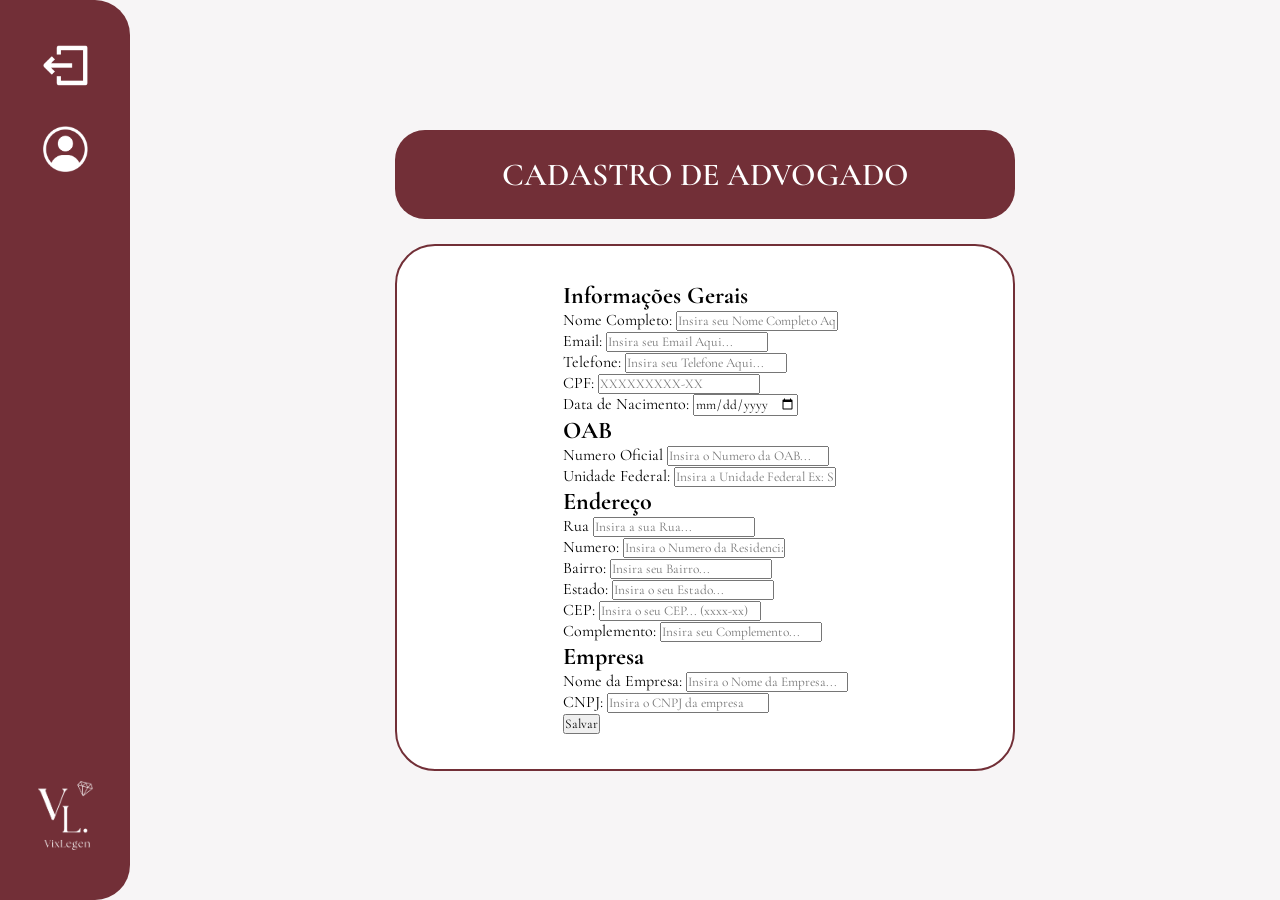
<file: index.html>
<!DOCTYPE html>
<html lang="pt-br">
<head>
    <meta charset="UTF-8">
    <meta name="viewport" content="width=device-width, initial-scale=1.0">
    <link rel="stylesheet" href="style.css">
    <!-- No seu HTML -->
<link href="https://fonts.googleapis.com/css2?family=Cormorant+Garamond:ital,wght@0,300;0,400;0,600;1,400&display=swap" rel="stylesheet">
    <title>Cadastro Advogado</title>
</head>
<body>
    <main>
        <div class="side-bar-father">
            <div class="side-bar-content">
                <div class="buttons-up-father">
                    <a href="profile.html"><img src="img/exit-icon.png" alt="Exit Icon"></a>
                    <a href=""><img src="img/user-icon.png" alt="User Icon"></a>
                </div>
                <div class="logo-father">
                    <img src="img/logo-white.png" alt="">
                </div>
            </div>
        </div>
        <div class="right-side-main">
            <div class="right-side">
                <div class="h1-box">
                    <h1>CADASTRO DE ADVOGADO</h1>
                </div>
                <div class="form-box-father">
                    <div class="form-box-child">
                       
                        <form action="">
                         <div class="inputs">
                            <h2>Informações Gerais</h2>
                            <div class="input">
                            <label for="">Nome Completo:</label>
                            <input type="text" placeholder="Insira seu Nome Completo Aqui...">
                            </div>

                            <div class="input">
                            <label for="">Email:</label>
                            <input type="text" placeholder="Insira seu Email Aqui...">
                            </div>

                            <div class="input">
                            <label for="">Telefone:</label>
                            <input type="text" placeholder="Insira seu Telefone Aqui...">
                            </div>

                            <div class="input">
                            <label for="">CPF:</label>
                            <input type="text" placeholder="XXXXXXXXX-XX">
                            </div>

                             <div class="input">
                            <label for="">Data de Nacimento:</label>
                            <input type="date" placeholder="Insira sua Data Aqui...">
                            </div>

                            <h2>OAB</h2>
                            <div class="input">
                            <label for="">Numero Oficial</label>
                            <input type="text" placeholder="Insira o Numero da OAB...">
                            </div>
                            <div class="input">
                            <label for="">Unidade Federal:</label>
                            <input type="text" placeholder="Insira a Unidade Federal Ex: SP">
                            </div>

                            <h2>Endereço</h2>
                            <div class="input">
                            <label for="">Rua</label>
                            <input type="text" placeholder="Insira a sua Rua...">
                            </div>
                            <div class="input">
                            <label for="">Numero:</label>
                            <input type="option" placeholder="Insira o Numero da Residencia">
                            </div>
                             <div class="input">
                            <label for="">Bairro:</label>
                            <input type="option" placeholder="Insira seu Bairro...">
                            </div>
                             <div class="input">
                            <label for="">Estado:</label>
                            <input type="option" placeholder="Insira o seu Estado...">
                            </div>
                             <div class="input">
                            <label for="">CEP:</label>
                            <input type="option" placeholder="Insira o seu CEP... (xxxx-xx)">
                            </div>
                             <div class="input">
                            <label for="">Complemento:</label>
                            <input type="option" placeholder="Insira seu Complemento...">
                            </div>

                            <h2>Empresa</h2>
                            <div class="input">
                            <label for="">Nome da Empresa:</label>
                            <input type="text" placeholder="Insira o Nome da Empresa...">
                            </div>
                            <div class="input">
                            <label for="">CNPJ:</label>
                            <input type="option" placeholder="Insira o CNPJ da empresa">
                            </div>

                            <button type="button" onclick="" class="button-form">Salvar</button>
                        </div>
                        </form>
                        
                    </div>
                </div>
            </div>
        </div>
    </main>
</body>
</html>
</file>
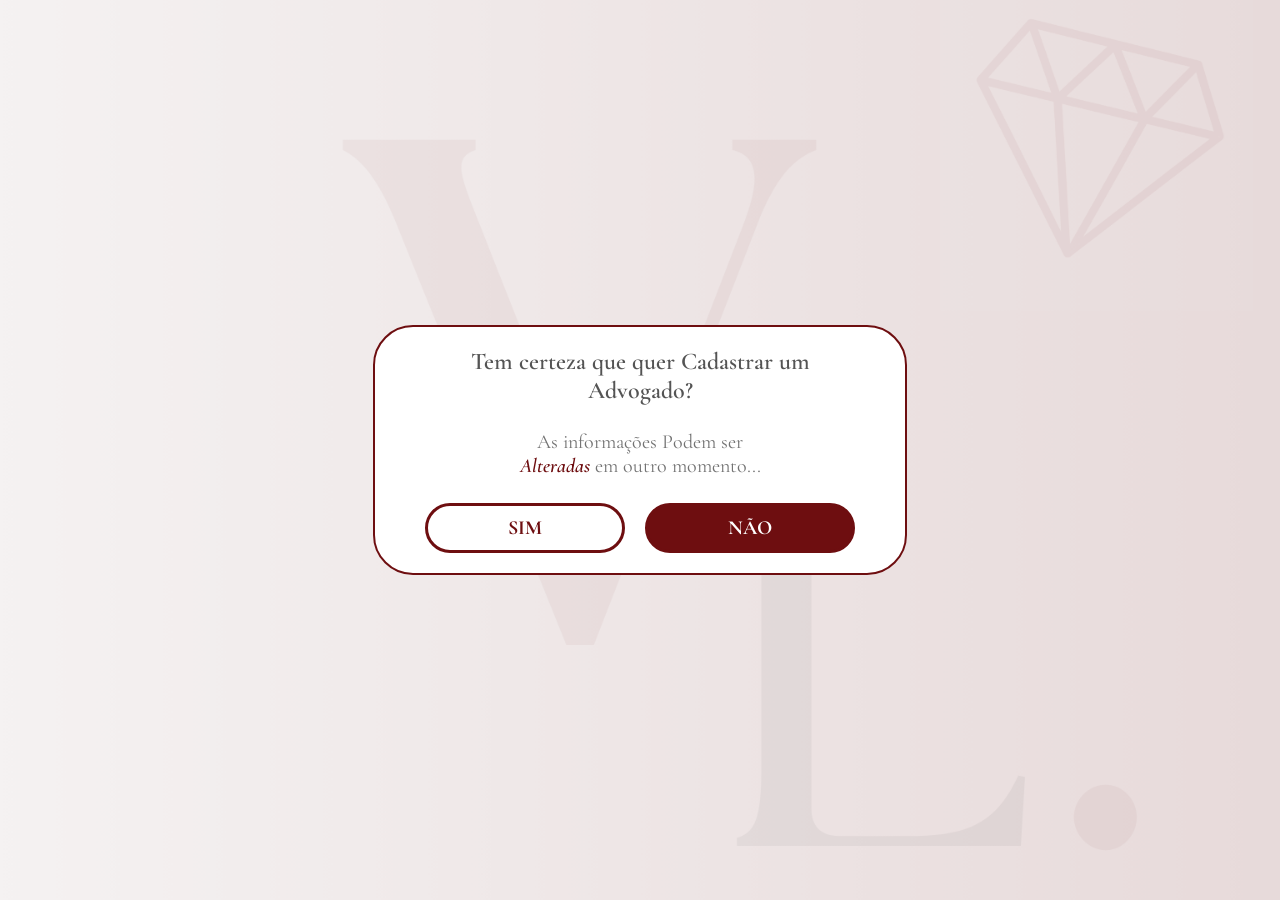
<file: confirm-create-ad.html>
<!DOCTYPE html>
<html lang="en">

<head>
    <meta charset="UTF-8">
    <meta name="viewport" content="width=device-width, initial-scale=1.0">
    <link rel="stylesheet" href="confirm.css">
    <link href="https://fonts.googleapis.com/css2?family=Cormorant+Garamond:ital,wght@0,300;0,400;0,600;1,400&display=swap" rel="stylesheet">
    <title>Confirmar Exclusão</title>
</head>

<body>
    <main>
        <div class="box-father">
            <div class="box">
                <h2>
                    Tem certeza que quer Cadastrar um <br>Advogado?
                </h2>
                <p>
                    As informações Podem ser <br><span><i>Alteradas</i></span> em outro momento...
                </p>
                <div class="buttons">
                    <button class="button"><p>SIM</p></button>
                    <button class="button no"><p>NÃO</p></button>
                </div>
            </div>
        </div>
    </main>
</body>

</html>
</file>
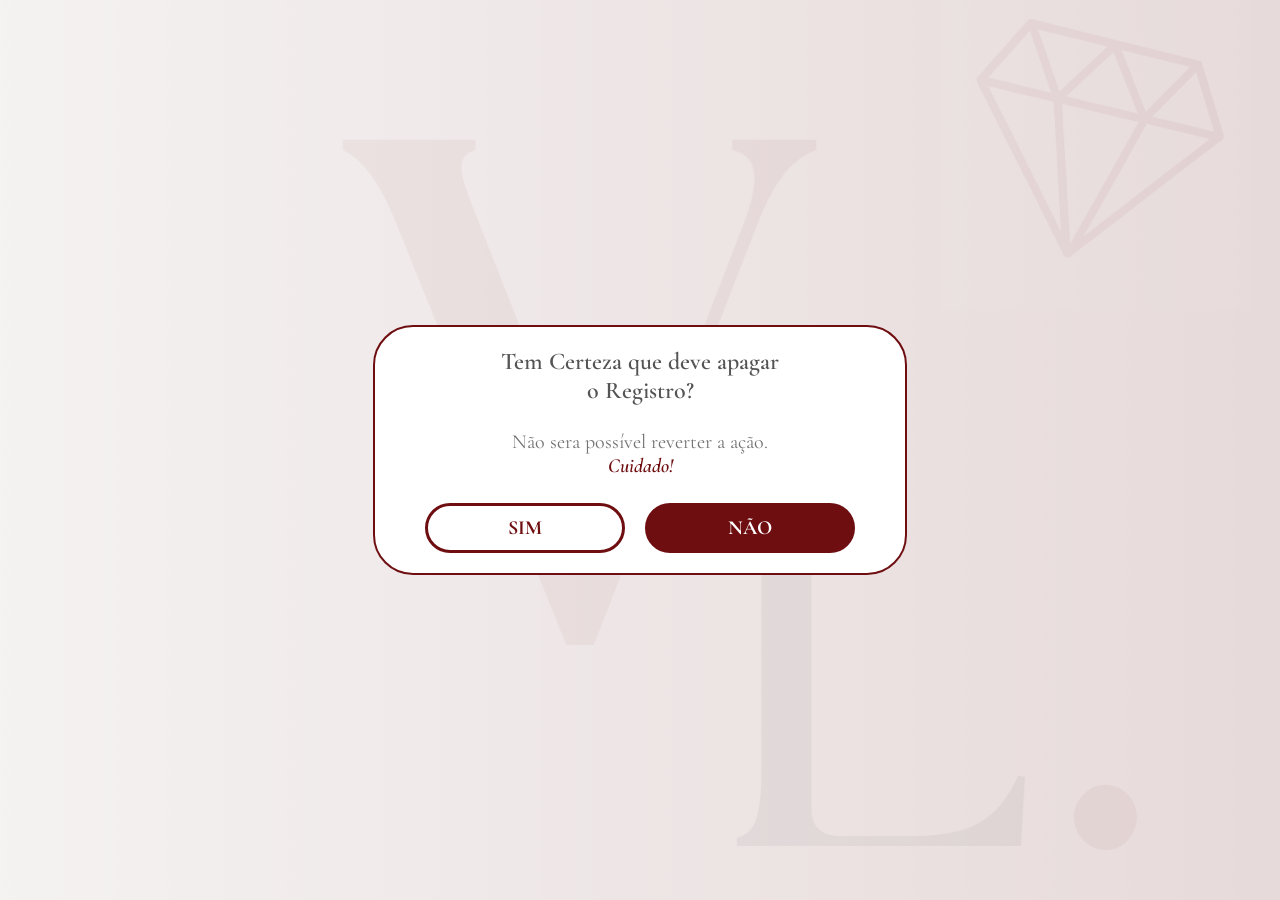
<file: confirm-exclusion-ad.html>
<!DOCTYPE html>
<html lang="en">

<head>
    <meta charset="UTF-8">
    <meta name="viewport" content="width=device-width, initial-scale=1.0">
    <link rel="stylesheet" href="confirm.css">
    <link href="https://fonts.googleapis.com/css2?family=Cormorant+Garamond:ital,wght@0,300;0,400;0,600;1,400&display=swap" rel="stylesheet">
    <title>Confirmar Exclusão</title>
</head>

<body>
    <main>
        <div class="box-father">
            <div class="box">
                <h2>
                    Tem Certeza que deve apagar <br>
                    o Registro?
                </h2>
                <p>
                    Não sera possível reverter a ação.
                    <br>
                    <span><i>Cuidado!</i></span>
                </p>
                <div class="buttons">
                    <button class="button"><p>SIM</p></button>
                    <button class="button no"><p>NÃO</p></button>
                </div>
            </div>
        </div>
    </main>
</body>

</html>
</file>
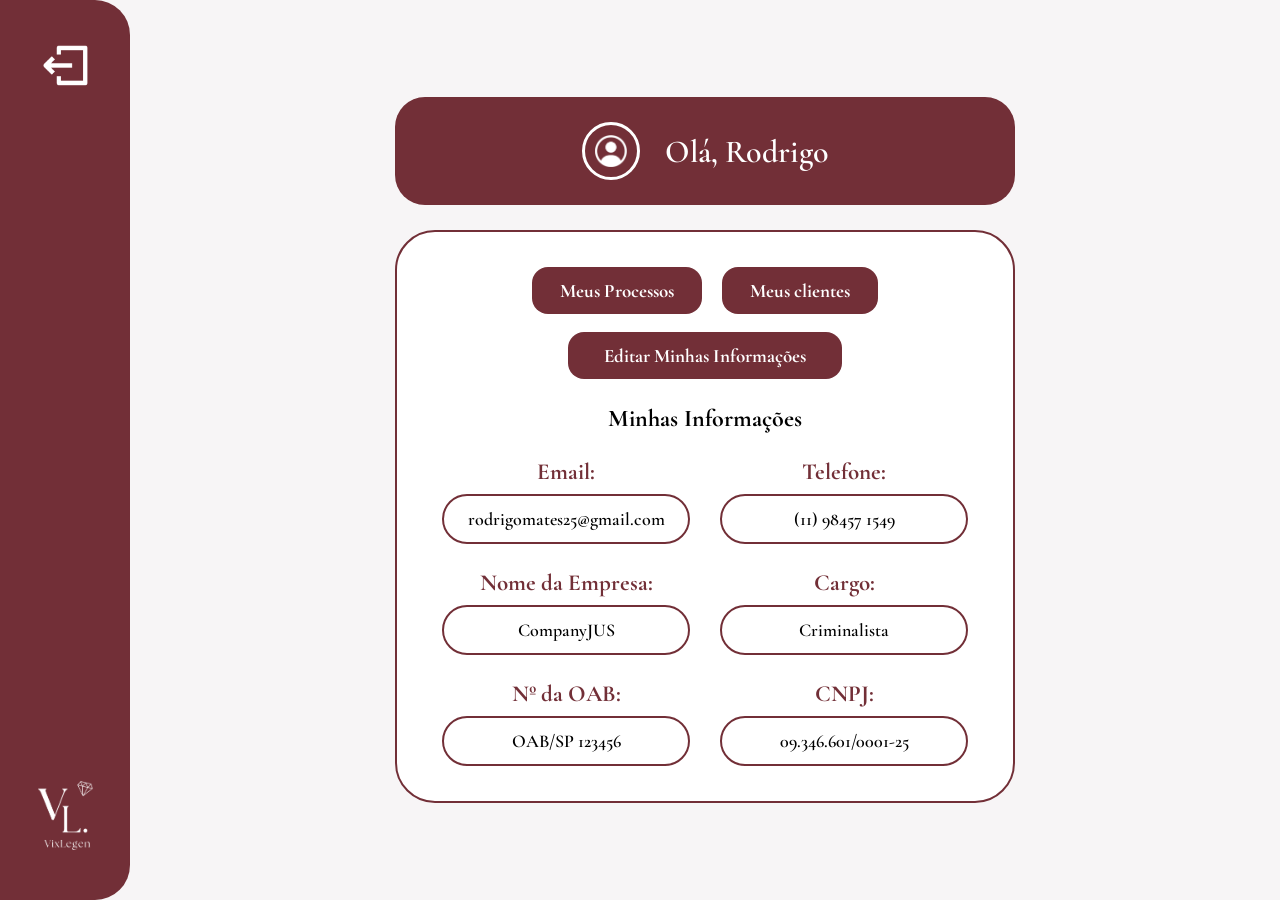
<file: perfil.html>
<!DOCTYPE html>
<html lang="pt-br">
<head>
    <meta charset="UTF-8">
    <meta name="viewport" content="width=device-width, initial-scale=1.0">
    <link rel="stylesheet" href="style.css">
    <link href="https://fonts.googleapis.com/css2?family=Cormorant+Garamond:ital,wght@0,400;0,600;0,700;1,400&display=swap" rel="stylesheet">
    <title>Perfil Advogado</title>
</head>
<body>
    <main>
        <aside class="side-bar-father">
            <div class="side-bar-content">
                <div class="buttons-up-father">
                    <a href="profile.html"><img src="img/exit-icon.png" alt="Sair"></a>
                  

                </div>
                <div class="logo-father">
                    <img src="img/logo-white.png" alt="Logo VL">
                </div>
            </div>
        </aside>

        <section class="right-side-main">
            <div class="right-side">
                
                <div class="h1-box">
                    <div class="user-avatar-circle">
                        <img class="perfil" src="img/user-icon.png" alt="User Icon">
                    </div>
                    <h1>Olá, Rodrigo</h1>
                </div>

                <div class="form-box-father">
                    <div class="nav-buttons-top">
                        <button type="button" class="btn-action">Meus Processos</button>
                        <button type="button" class="btn-action">Meus clientes</button>
                    </div>
                    
                    <button type="button" class="btn-action btn-edit">Editar Minhas Informações</button>

                    <h2 class="info-title">Minhas Informações</h2>

                    <div class="info-grid">
                        <div class="input-group">
                            <label>Email:</label>
                            <div class="custom-input">rodrigomates25@gmail.com</div>
                        </div>
                        <div class="input-group">
                            <label>Telefone:</label>
                            <div class="custom-input">(11) 98457 1549</div>
                        </div>

                        <div class="input-group">
                            <label>Nome da Empresa:</label>
                            <div class="custom-input">CompanyJUS</div>
                        </div>
                        <div class="input-group">
                            <label>Cargo:</label>
                            <div class="custom-input">Criminalista</div>
                        </div>

                        <div class="input-group">
                            <label>Nº da OAB:</label>
                            <div class="custom-input">OAB/SP 123456</div>
                        </div>
                        <div class="input-group">
                            <label>CNPJ:</label>
                            <div class="custom-input">09.346.601/0001-25</div>
                        </div>
                    </div>
                </div>

            </div>
        </section>
    </main>
</body>
</html>
</file>
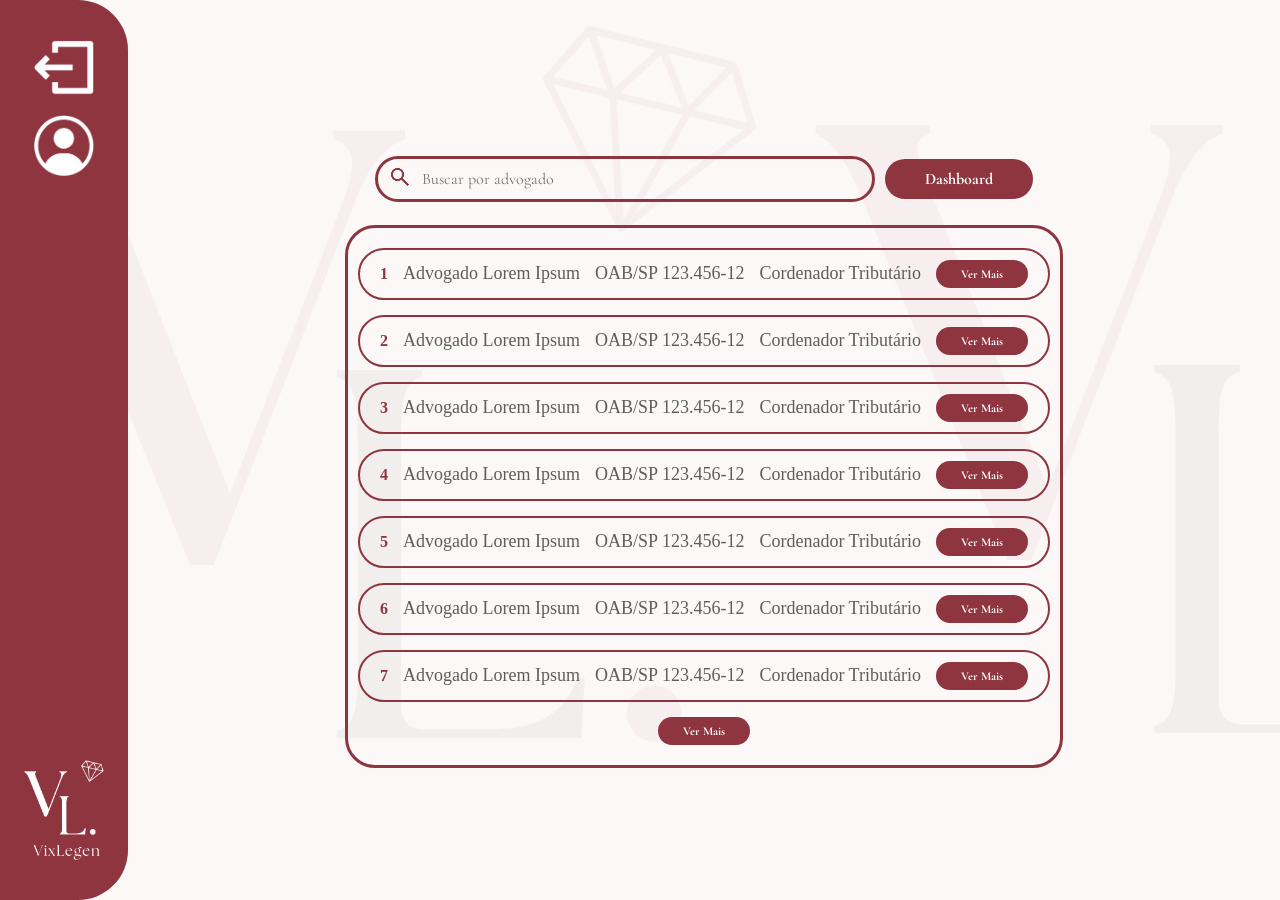
<file: table-ad.html>
<!DOCTYPE html>
<html lang="pt-br">
<head>
    <meta charset="UTF-8">
    <meta name="viewport" content="width=device-width, initial-scale=1.0">
    <link rel="stylesheet" href="table-ad.css">
    <!-- No seu HTML -->
<link href="https://fonts.googleapis.com/css2?family=Cormorant+Garamond:ital,wght@0,300;0,400;0,600;1,400&display=swap" rel="stylesheet">
    <title>Cadastro Advogado</title>
</head>
<body>
    <main>
        <div class="side-bar-father">
            <div class="side-bar-content">
                <div class="buttons-up-father">
                    <a href="profile.html"><img src="img/exit-icon.png" alt="Exit Icon"></a>
                    <a href=""><img src="img/user-icon.png" alt="User Icon"></a>
                </div>
                <div class="logo-father">
                    <img src="img/logo-white.png" alt="">
                </div>
            </div>
        </div>
        <div class="right-side-main">
            <div class="right-side">
            <div class="ct">
                <div class="search-dashboard-father">
                    <div class="search-bar">
                        <form action="">
                        <button type="submit"><img src="img/search.png" alt=""></button>
                        <input type="text" placeholder="Buscar por advogado">
                        </form>
                    </div>
                    <button class="dashboard-btn">
                        Dashboard
                    </button> 
                </div>

                <div class="list-ad-father">
                    <div class="list-ad">
                        <div class="ad-object">
                            <div class="id-ad">
                                <h1>1</h1>
                            </div>
                            <p class="name-ad">
                                Advogado Lorem Ipsum
                            </p>
                            <p class="oab">
                                OAB/SP 123.456-12
                            </p>
                            <p class="position">
                                Cordenador Tributário
                            </p>
                            <button class="see-more">
                                Ver Mais
                            </button>
                        </div>

                        <div class="ad-object">
                            <div class="id-ad">
                                <h1>2</h1>
                            </div>
                            <p class="name-ad">
                                Advogado Lorem Ipsum
                            </p>
                            <p class="oab">
                                OAB/SP 123.456-12
                            </p>
                            <p class="position">
                                Cordenador Tributário
                            </p>
                            <button class="see-more">
                                Ver Mais
                            </button>
                        </div>

                        <div class="ad-object">
                            <div class="id-ad">
                                <h1>3</h1>
                            </div>
                            <p class="name-ad">
                                Advogado Lorem Ipsum
                            </p>
                            <p class="oab">
                                OAB/SP 123.456-12
                            </p>
                            <p class="position">
                                Cordenador Tributário
                            </p>
                            <button class="see-more">
                                Ver Mais
                            </button>
                        </div>

                        <div class="ad-object">
                            <div class="id-ad">
                                <h1>4</h1>
                            </div>
                            <p class="name-ad">
                                Advogado Lorem Ipsum
                            </p>
                            <p class="oab">
                                OAB/SP 123.456-12
                            </p>
                            <p class="position">
                                Cordenador Tributário
                            </p>
                            <button class="see-more">
                                Ver Mais
                            </button>
                        </div>

                        <div class="ad-object">
                            <div class="id-ad">
                                <h1>5</h1>
                            </div>
                            <p class="name-ad">
                                Advogado Lorem Ipsum
                            </p>
                            <p class="oab">
                                OAB/SP 123.456-12
                            </p>
                            <p class="position">
                                Cordenador Tributário
                            </p>
                            <button class="see-more">
                                Ver Mais
                            </button>
                        </div>

                        <div class="ad-object">
                            <div class="id-ad">
                                <h1>6</h1>
                            </div>
                            <p class="name-ad">
                                Advogado Lorem Ipsum
                            </p>
                            <p class="oab">
                                OAB/SP 123.456-12
                            </p>
                            <p class="position">
                                Cordenador Tributário
                            </p>
                            <button class="see-more">
                                Ver Mais
                            </button>
                        </div>

                        <div class="ad-object">
                            <div class="id-ad">
                                <h1>7</h1>
                            </div>
                            <p class="name-ad">
                                Advogado Lorem Ipsum
                            </p>
                            <p class="oab">
                                OAB/SP 123.456-12
                            </p>
                            <p class="position">
                                Cordenador Tributário
                            </p>
                            <button class="see-more">
                                Ver Mais
                            </button>
                        </div>
                        <button class="see-more">
                                Ver Mais
                            </button>
                    </div>
                </div>
            </div>
        </div>
        </div>
    </main>
</body>
</html>
</file>
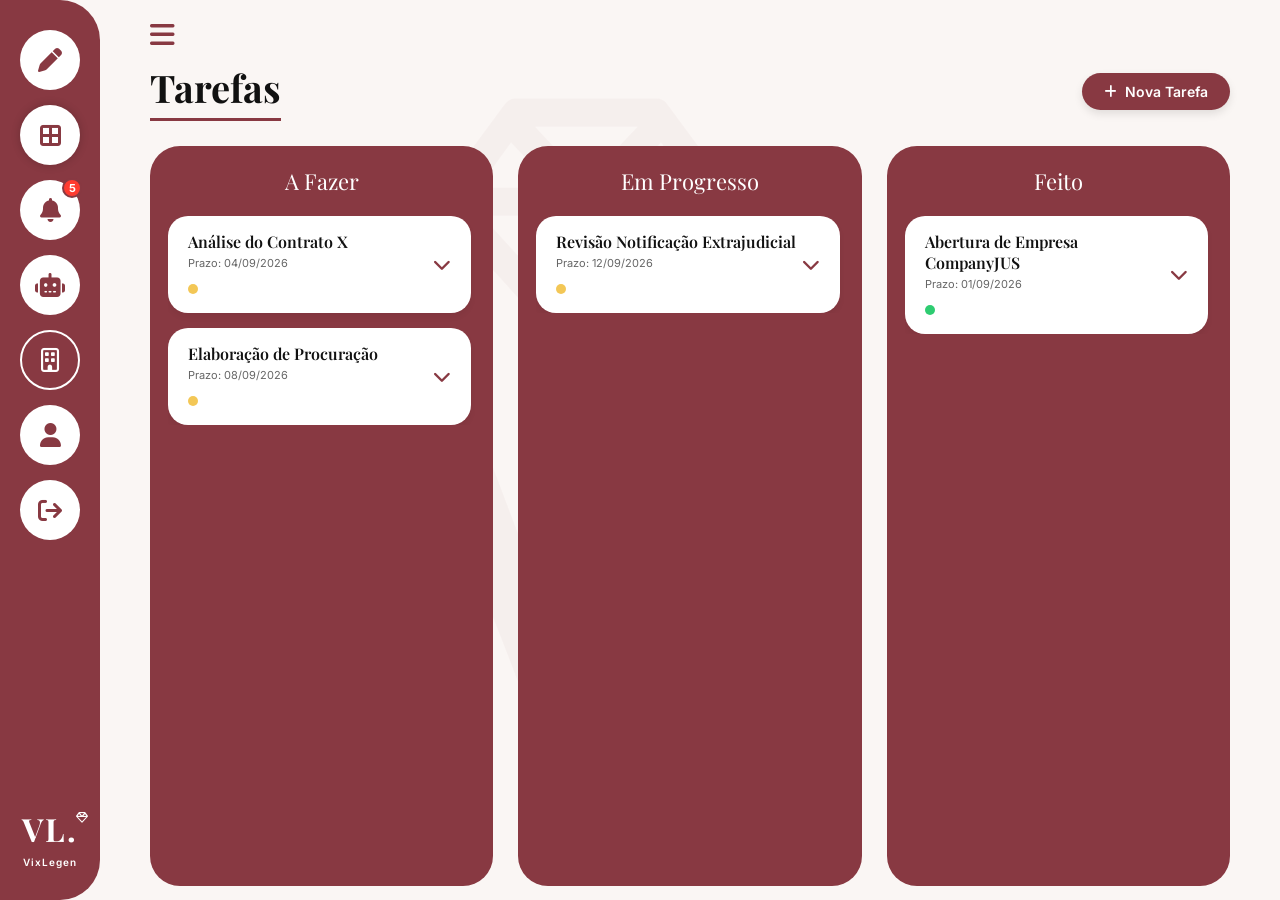
<file: front2509/index2.html>
<!DOCTYPE html>
<html lang="pt-PT">
<head>
    <meta charset="UTF-8">
    <meta name="viewport" content="width=device-width, initial-scale=1.0">
    <title>VixLegen - Sistema Integrado</title>
    <link rel="stylesheet" href="style.css">
    <link rel="stylesheet" href="https://cdnjs.cloudflare.com/ajax/libs/font-awesome/6.4.0/css/all.min.css">
    <link href="https://fonts.googleapis.com/css2?family=Playfair+Display:wght@400;600;700&family=Inter:wght@400;500;600;700;800;900&display=swap" rel="stylesheet">
</head>
<body>

    <div class="layout-container">
        <!-- BARRA LATERAL (SIDEBAR) -->
        <aside class="sidebar" id="minhaSidebar">
            <nav class="nav-icons">
                <div class="icon-btn" data-target="sec-editor" title="Editor de Minutas">
                    <i class="fa-solid fa-pen"></i>
                </div>
                <div class="icon-btn active" data-target="sec-tarefas" title="Tarefas / Kanban">
                    <i class="fa-solid fa-border-all"></i>
                </div>
                <div class="icon-btn" data-target="sec-notificacoes" title="Central de Notificações">
                    <i class="fa-solid fa-bell"></i>
                    <span class="badge-count" id="badgeNotifCount">5</span>
                </div>
                <div class="icon-btn" data-target="sec-ia" title="Assistente Gemini IA">
                    <i class="fa-solid fa-robot"></i>
                </div>
                <div class="icon-btn outline" data-target="sec-empresa" title="CompanyJUS">
                    <i class="fa-regular fa-building"></i>
                </div>
                <div class="icon-btn" data-target="sec-perfil" title="Perfil do Utilizador">
                    <i class="fa-solid fa-user"></i>
                </div>
                <div class="icon-btn" id="btnSair" title="Sair da Sessão">
                    <i class="fa-solid fa-arrow-right-from-bracket"></i>
                </div>
            </nav>

            <div class="logo">
                <h2>VL.</h2>
                <i class="fa-regular fa-gem diamond-icon"></i>
                <span>VixLegen</span>
            </div>
        </aside>

        <!-- ÁREA PRINCIPAL -->
        <main class="main-content">
            <button id="btnToggle" class="toggle-btn" title="Alternar Menu">
                <i class="fa-solid fa-bars"></i>
            </button>

            <div class="watermark">
                <i class="fa-regular fa-gem"></i>
                <span class="watermark-v">V</span>
            </div>

            <!-- SEÇÃO 1: QUADRO KANBAN -->
            <section id="sec-tarefas" class="app-section active">
                <header class="header">
                    <h1 class="page-title">Tarefas</h1>
                    <button id="btnNovaTarefa" class="add-btn">
                        <i class="fa-solid fa-plus"></i> Nova Tarefa
                    </button>
                </header>

                <div class="kanban-board">
                    <div class="column">
                        <h2 class="column-title">A Fazer</h2>
                        <div class="cards-container">
                            <div class="card">
                                <div class="card-content">
                                    <h3>Análise do Contrato X</h3>
                                    <p>Prazo: 04/09/2026</p>
                                    <span class="status-dot dot-yellow"></span>
                                </div>
                                <i class="fa-solid fa-chevron-down chevron" title="Mover tarefa"></i>
                            </div>
                            <div class="card">
                                <div class="card-content">
                                    <h3>Elaboração de Procuração</h3>
                                    <p>Prazo: 08/09/2026</p>
                                    <span class="status-dot dot-yellow"></span>
                                </div>
                                <i class="fa-solid fa-chevron-down chevron" title="Mover tarefa"></i>
                            </div>
                        </div>
                    </div>

                    <div class="column">
                        <h2 class="column-title">Em Progresso</h2>
                        <div class="cards-container">
                            <div class="card">
                                <div class="card-content">
                                    <h3>Revisão Notificação Extrajudicial</h3>
                                    <p>Prazo: 12/09/2026</p>
                                    <span class="status-dot dot-yellow"></span>
                                </div>
                                <i class="fa-solid fa-chevron-down chevron" title="Mover tarefa"></i>
                            </div>
                        </div>
                    </div>

                    <div class="column">
                        <h2 class="column-title">Feito</h2>
                        <div class="cards-container">
                            <div class="card">
                                <div class="card-content">
                                    <h3>Abertura de Empresa CompanyJUS</h3>
                                    <p>Prazo: 01/09/2026</p>
                                    <span class="status-dot dot-green"></span>
                                </div>
                                <i class="fa-solid fa-chevron-down chevron" title="Mover tarefa"></i>
                            </div>
                        </div>
                    </div>
                </div>
            </section>

            <!-- SEÇÃO 2: NOTIFICAÇÕES -->
            <section id="sec-notificacoes" class="app-section" style="display: none;">
                <header class="header">
                    <h1 class="page-title">Notificações</h1>
                </header>
                <div class="notifications-container">
                    <div class="notification-card">
                        <div class="notif-section left-section">
                            <i class="fa-solid fa-user notif-icon"></i>
                            <div class="notif-text">
                                <h3>Nova tarefa</h3>
                                <p>disponivel</p>
                            </div>
                        </div>
                        <div class="notif-section right-section">
                            <h3>Prazo até dia</h3>
                            <p class="date">29/11/2027</p>
                        </div>
                    </div>
                    <div class="notification-card">
                        <div class="notif-section left-section">
                            <div class="icon-group">
                                <i class="fa-solid fa-bell notif-icon"></i>
                                <span class="status-badge badge-red"></span>
                            </div>
                            <span class="alert-title">ALERTA</span>
                            <div class="notif-text text-center">
                                <p class="uppercase-bold">SEU PRAZO ESTÁ</p>
                                <p class="uppercase-bold">VENCENDO</p>
                            </div>
                        </div>
                        <div class="notif-section right-section">
                            <h3>DATA LIMITE</h3>
                            <p class="date">29/01/2027</p>
                        </div>
                    </div>
                    <div class="notification-card single-section">
                        <div class="icon-group">
                            <i class="fa-solid fa-bell notif-icon"></i>
                            <span class="status-badge badge-green"></span>
                        </div>
                        <div class="notif-text text-center">
                            <h3 class="uppercase-bold">PARABENS SEU PROCESSO</h3>
                            <h3 class="uppercase-bold">ESTÁ FINALIZADO</h3>
                        </div>
                    </div>
                </div>
            </section>

            <!-- SEÇÃO 3: EMPRESA (COMPANYJUS) -->
            <section id="sec-empresa" class="app-section" style="display: none;">
                <div class="company-card-wrapper">
                    <div class="company-card">
                        <div class="company-banner">
                            <div class="banner-icon-circle">
                                <i class="fa-solid fa-building"></i>
                            </div>
                            <h1 class="company-name" id="displayNomeEmpresa">CompanyJUS</h1>
                        </div>

                        <h2 class="info-section-title">INFORMAÇÕES</h2>

                        <div class="info-grid">
                            <div class="info-field">
                                <label>Nome Empresarial</label>
                                <div class="info-pill" id="fieldRazao">
                                    CompanyJUS Serviços de Tecnologia e Soluções Jurídicas Ltda.
                                </div>
                            </div>
                            <div class="info-field">
                                <label>CNPJ</label>
                                <div class="info-pill font-bold" id="fieldCnpj">
                                    45.678.910/0001-23
                                </div>
                            </div>
                            <div class="info-field">
                                <label>E-mail Corporativo</label>
                                <div class="info-pill font-bold" id="fieldEmail">
                                    contato@companyjus.com.br
                                </div>
                            </div>
                            <div class="info-field">
                                <label>TELEFONE</label>
                                <div class="info-pill font-bold" id="fieldTelefone">
                                    (11) 3040-5060
                                </div>
                            </div>
                            <div class="info-field full-width">
                                <label>Endereço</label>
                                <div class="info-pill font-bold" id="fieldEndereco">
                                    Av. das Nações Unidas, 12901, Cj. 801<br>
                                    Brooklin, São Paulo - SP, CEP 04578-000
                                </div>
                            </div>
                        </div>

                        <div class="card-actions">
                            <button id="btnEditarEmpresa" class="action-btn">
                                <i class="fa-solid fa-pen-to-square"></i> Editar Dados
                            </button>
                        </div>
                    </div>
                </div>
            </section>

            <!-- SEÇÃO 4: EDITOR -->
            <section id="sec-editor" class="app-section" style="display: none;">
                <header class="header">
                    <h1 class="page-title">Editor de Minutas</h1>
                </header>
                <div class="editor-box">
                    <input type="text" id="docTitle" placeholder="Título da Minuta..." value="Contrato de Prestação de Serviços Jurídicos">
                    <textarea id="docContent" placeholder="Escreva aqui o conteúdo da sua minuta jurídica...">CONTRATO DE PRESTAÇÃO DE SERVIÇOS JURÍDICOS

Pelo presente instrumento particular, de um lado COMPANYJUS SERVIÇOS DE TECNOLOGIA LTDA, e de outro lado O CONTRATANTE...</textarea>
                    <div class="editor-actions">
                        <button class="add-btn" id="btnSalvarMinuta"><i class="fa-solid fa-floppy-disk"></i> Guardar Minuta</button>
                    </div>
                </div>
            </section>

            <!-- SEÇÃO 5: IA -->
            <section id="sec-ia" class="app-section" style="display: none;">
                <header class="header">
                    <h1 class="page-title">Assistente Jurídico IA</h1>
                </header>
                <div class="chat-box">
                    <div class="chat-messages" id="chatMessages">
                        <div class="chat-msg ai">
                            <i class="fa-solid fa-robot"></i>
                            <p>Olá! Sou o assistente VixLegen IA. Como posso ajudar nas tuas minutas ou pesquisas jurídicas hoje?</p>
                        </div>
                    </div>
                    <div class="chat-input-area">
                        <input type="text" id="chatInput" placeholder="Faça uma pergunta sobre prazos, legislação ou contratos...">
                        <button id="btnEnviarChat" class="add-btn"><i class="fa-solid fa-paper-plane"></i></button>
                    </div>
                </div>
            </section>

            <!-- SEÇÃO 6: PERFIL -->
            <section id="sec-perfil" class="app-section" style="display: none;">
                <header class="header">
                    <h1 class="page-title">Perfil do Profissional</h1>
                </header>
                <div class="profile-card">
                    <div class="profile-avatar"><i class="fa-solid fa-user"></i></div>
                    <h2>Dr. Mário Silva</h2>
                    <p>Advogado Associado • OAB/SP 123.456</p>
                    <div class="profile-info">
                        <p><strong>E-mail:</strong> mario.silva@vixlegen.com</p>
                        <p><strong>Especialidade:</strong> Direito Empresarial & Societário</p>
                    </div>
                </div>
            </section>
        </main>
    </div>

    <!-- =========================================
         SISTEMA DE MODAIS CUSTOMIZADOS
         ========================================= -->
    <div id="modalOverlay" class="modal-overlay">
        
        <!-- MODAL 1: NOVA TAREFA -->
        <div id="modalNovaTarefa" class="modal-card">
            <div class="modal-header">
                <h3><i class="fa-solid fa-plus-circle"></i> Criar Nova Tarefa</h3>
                <button class="modal-close">&times;</button>
            </div>
            <div class="modal-body">
                <label>Título da Tarefa</label>
                <input type="text" id="inputTituloTarefa" placeholder="Ex: Elaborar Recurso Especial...">
                
                <label>Data Limite / Prazo</label>
                <input type="text" id="inputPrazoTarefa" placeholder="Ex: 15/10/2026">
                
                <label>Coluna Inicial</label>
                <select id="selectColunaTarefa">
                    <option value="0">A Fazer</option>
                    <option value="1">Em Progresso</option>
                    <option value="2">Feito</option>
                </select>
            </div>
            <div class="modal-footer">
                <button class="modal-btn cancel" id="btnCancelarTarefa">Cancelar</button>
                <button class="modal-btn confirm" id="btnConfirmarTarefa">Adicionar Tarefa</button>
            </div>
        </div>

        <!-- MODAL 2: EDITAR EMPRESA -->
        <div id="modalEditarEmpresa" class="modal-card">
            <div class="modal-header">
                <h3><i class="fa-solid fa-pen-to-square"></i> Editar Dados da Empresa</h3>
                <button class="modal-close">&times;</button>
            </div>
            <div class="modal-body">
                <label>E-mail Corporativo</label>
                <input type="email" id="inputEmailEmpresa">
                
                <label>Telefone</label>
                <input type="text" id="inputTelefoneEmpresa">
                
                <label>Endereço Completo</label>
                <textarea id="inputEnderecoEmpresa" rows="3"></textarea>
            </div>
            <div class="modal-footer">
                <button class="modal-btn cancel" id="btnCancelarEmpresa">Cancelar</button>
                <button class="modal-btn confirm" id="btnSalvarEmpresa">Salvar Alterações</button>
            </div>
        </div>

        <!-- MODAL 3: CONFIRMAR SAIR -->
        <div id="modalSair" class="modal-card modal-small">
            <div class="modal-header">
                <h3><i class="fa-solid fa-arrow-right-from-bracket"></i> Terminar Sessão</h3>
                <button class="modal-close">&times;</button>
            </div>
            <div class="modal-body text-center">
                <p>Tens a certeza de que pretendes encerrar a tua sessão no <strong>VixLegen</strong>?</p>
            </div>
            <div class="modal-footer">
                <button class="modal-btn cancel" id="btnCancelarSair">Não, Ficar</button>
                <button class="modal-btn danger" id="btnConfirmarSair">Sim, Sair</button>
            </div>
        </div>

        <!-- MODAL 4: AVISO / SUCESSO -->
        <div id="modalAlerta" class="modal-card modal-small">
            <div class="modal-header">
                <h3 id="alertaTitulo"><i class="fa-solid fa-circle-check"></i> Sucesso</h3>
                <button class="modal-close">&times;</button>
            </div>
            <div class="modal-body text-center">
                <p id="alertaMensagem">Ação executada com sucesso!</p>
            </div>
            <div class="modal-footer">
                <button class="modal-btn confirm" id="btnFecharAlerta">Entendido</button>
            </div>
        </div>

    </div>

    <script src="script.js"></script>
</body>
</html>
</file>
<file: style.css>
:root {
    --primary-color: #722f37;
    --sidebar-bg: #722f37;
    --white: #ffffff;
    --font-primary: 'Cormorant Garamond', serif;
}

* {
    box-sizing: border-box;
    margin: 0;
    padding: 0;
    font-family: var(--font-primary);
}

body {
    background-color: #f7f5f6;
    display: flex;
    justify-content: center;
    align-items: center;
    min-height: 100vh;
}

main {
    display: flex;
    width: 100%;
    min-height: 100vh;
}

/* Sidebar expandida */
.side-bar-father {
    width: 130px;
    background-color: var(--sidebar-bg);
    border-top-right-radius: 35px;
    border-bottom-right-radius: 35px;
    padding: 45px 0;
    display: flex;
    flex-direction: column;
    align-items: center;
}

.side-bar-content {
    display: flex;
    flex-direction: column;
    justify-content: space-between;
    height: 100%;
    align-items: center;
}

.buttons-up-father {
    display: flex;
    flex-direction: column;
    gap: 35px;
    align-items: center;
}

.buttons-up-father img {
    width: 45px;
    filter: brightness(0) invert(1);
}

.logo-father img {
    width: 55px;
}

/* Área Central */
.right-side-main {
    flex: 1;
    display: flex;
    justify-content: center;
    align-items: center;
    padding: 40px;
}

.right-side {
    display: flex;
    flex-direction: column;
    align-items: center;
    width: 100%;
    max-width: 620px; /* Ampliado para dar mais espaço interno */
}

/* Bloco do Topo (Olá, Rodrigo) */
.h1-box {
    background-color: var(--primary-color);
    width: 100%;
    border-radius: 30px;
    padding: 25px 35px;
    display: flex;
    align-items: center;
    justify-content: center;
    gap: 25px;
    color: var(--white);
    margin-bottom: 25px;
}

.user-avatar-circle {
    border: 3px solid #fff;
    border-radius: 50%;
    width: 58px;
    height: 58px;
    display: flex;
    align-items: center;
    justify-content: center;
}

.user-avatar-circle img {
    width: 32px;
    filter: brightness(0) invert(1);
}

.h1-box h1 {
    font-size: 32px;
    font-weight: 600;
}

/* Card Container Maior */
.form-box-father {
    width: 100%;
    border: 2px solid var(--primary-color);
    border-radius: 40px;
    padding: 35px 45px;
    background-color: #fff;
    display: flex;
    flex-direction: column;
    align-items: center;
}

/* Botões do Topo Aumentados */
.nav-buttons-top {
    display: flex;
    gap: 20px;
    width: 100%;
    justify-content: center;
    margin-bottom: 18px;
}

.btn-action {
    background-color: var(--primary-color);
    color: var(--white);
    border: none;
    border-radius: 16px;
    padding: 12px 28px;
    font-size: 19px;
    font-weight: 700;
    cursor: pointer;
}

.btn-edit {
    padding: 12px 36px;
    margin-bottom: 25px;
}

/* Título e Textos Aumentados */
.info-title {
    color: #000;
    font-size: 24px;
    font-weight: 700;
    margin-bottom: 25px;
}

.info-grid {
    display: grid;
    grid-template-columns: 1fr 1fr;
    gap: 25px 30px;
    width: 100%;
}

.input-group {
    display: flex;
    flex-direction: column;
    align-items: center;
}

.input-group label {
    color: var(--primary-color);
    font-size: 23px;
    font-weight: 700;
    margin-bottom: 8px;
}

.custom-input {
    width: 100%;
    border: 2px solid var(--primary-color);
    border-radius: 28px;
    padding: 12px 18px;
    text-align: center;
    font-size: 18px;
    font-weight: 600;
    color: #000;
}
</file>
<file: confirm.css>
:root {
    --primary-color: #6e0e10;
    --primary-hover: #5c0d0e;
    --white: #ffffff;
    --font-primary: 'Cormorant Garamond', serif;
    --font-secondary: sans-serif;
    --radius-sm: 10px;
    --radius-md: 30px;
    --radius-lg: 40px;
    --radius-xl: 50px;
    --radius-xxl: 70px;
    --transition-fast: all 0.2s ease-in-out;
    --h2-color: #545454;
    --p-color: #737373;

}

* {
    box-sizing: border-box;
    margin: 0;
    padding: 0;
    font-family: var(--font-primary);
}

body {
    background-image: url(img/bg-confirm.png);
    background-repeat: no-repeat;
    background-attachment: fixed;
    background-size: cover;
}

.box-father{
    width: 100%;
    height: 100vh;
    display: flex;
    align-items: center;
    justify-content: center;
}

.box{
    display: flex;
    justify-content: space-between;
    align-items: center;
    flex-direction: column;
    border: var(--primary-color) 2px solid;
    width: fit-content;
    padding: 20px 50px;
    background-color: var(--white);
    border-radius: var(--radius-lg);
    text-align: center;
    min-height: 250px;
}

.box h2{
    color: var(--h2-color);
    font-size: 24px;
    font-weight: 600;

}

.box p {
    color: var(--p-color);
    font-size: 20px;
}

.box span{
    color: var(--primary-color);
    font-weight: bold;
    font-weight: 600;
}

.buttons{
    display: flex;
    gap: 20px;
}

.button{
    background-color: var(--white);
    border: var(--primary-color) 3px solid;
    border-radius: var(--radius-lg);
    padding: 10px 80px;
    cursor: pointer;
}

.button p {
    font-weight: bold;
    color: var(--primary-color);
}

.no {
    background-color: var(--primary-color);
}

.no p {
    color: white;
}
</file>
<file: table-ad.css>
:root {
    --primary-color: #6e0e10;
    --primary-hover: #5c0d0e;
    --sidebar-bg: #8f3540;
    --input-bg-focus: #fff8f8;
    --placeholder-color: #737373a6;
    --white: #ffffff;
    --font-primary: 'Cormorant Garamond', serif;
    --font-secondary: "Host Grotesk";
    --radius-sm: 10px;
    --radius-md: 30px;
    --radius-lg: 40px;
    --radius-xl: 50px;
    --radius-xxl: 70px;
    --transition-fast: all 0.2s ease-in-out;
}

@import url('https://fonts.googleapis.com/css2?family=Host+Grotesk:ital,wght@0,300..800;1,300..800&display=swap');

* {
    box-sizing: border-box;
    margin: 0;
    padding: 0;
    font-family: var(--font-primary);
}

body {
    background-image: url(img/vixLegen.png);
    background-repeat: no-repeat;
    background-attachment: fixed;
    background-size: cover;
}

main {
    display: flex;
    min-height: 100vh;
    width: 100%;
}

.side-bar-father {
    position: sticky;
    top: 0;
    z-index: 10;
    display: flex;
    flex-direction: column;
    align-items: center;
    width: 10%;
    min-width: 120px;
    height: 100vh;
    padding: 40px 0;
    background-color: var(--sidebar-bg);
    border-radius: 0 var(--radius-xl) var(--radius-xl) 0;
}

.side-bar-content {
    display: flex;
    flex-direction: column;
    justify-content: space-between;
    align-items: center;
    width: 100%;
    height: 100%;
}

.buttons-up-father {
    display: flex;
    flex-direction: column;
    align-items: center;
    width: 100%;
    gap: 20px;
}

.buttons-up-father a {
    display: flex;
    justify-content: center;
    width: 100%;
}

.buttons-up-father img {
    width: 60px;
}

.logo-father {
    display: flex;
    justify-content: center;
    width: 100%;
}

.logo-father img {
    width: 80px;
}

.right-side-main {
    position: relative;
    flex: 1;
    display: flex;
    justify-content: center;
}

.right-side {
    display: flex;
    flex-direction: column;
    align-items: center;
    width: 100%;
    justify-content: center;
}

.search-dashboard-father{
    display: flex;
    align-items: center;
    justify-content: center;
    gap: 10px;
}

.search-bar{
    display: flex;
    align-items: center;
    gap: 10px;
    width: 500px;
    border: 3px solid var(--sidebar-bg);
    border-radius: 30px;
    padding: 5px 10px;
}

form{
    display: flex;
    align-items: center;
    justify-content: center;
    gap: 10px;
}

.search-bar input {
    width: 100%;
    height: 30px;
    background-color: transparent;
    border: none;
    font-size: 16px;
}

.search-bar button{
    background-color: transparent;
    border: none;
    cursor: pointer;
}

.search-bar input::placeholder{
    font-size: 16px;
}

input:focus {
    outline: none;
}

.search-bar p {
    color: var(--placeholder-color);
}

.dashboard-btn{
    padding: 10px 40px;
    border: none;
    background-color: var(--sidebar-bg);
    color: var(--white);
    font-size: 16px;
    border-radius: 40px;
    font-weight: bold;
    cursor: pointer;
    transition: var(--transition-fast);
}

.dashboard-btn:hover{
    scale: 1.04;
}

.list-ad-father{
    width: 100%;
    height: 100%;
    display: flex;
    align-items: center;
    justify-content: center;
}

.list-ad{
    display: flex;
    flex-direction: column;
    align-items: center;
    border: 3px solid var(--sidebar-bg);
    border-radius: 30px;
    padding: 20px 10px;
    gap: 15px;

}

.ad-object{
    display: flex;
    gap: 15px;
    border: 2px solid var(--sidebar-bg);
    border-radius: 30px;
    padding: 10px 20px;
    align-items: center;
}

.ad-object p {
    font-size: 18px;
    font-family: var(--font-secondary);
    color: #5e5e5e;
}

.see-more{
     padding: 7px 25px;
    border: none;
    background-color: var(--sidebar-bg);
    color: var(--white);
    font-size: 12px;
    border-radius: 40px;
    font-weight: bold;
    cursor: pointer;
    transition: var(--transition-fast);
}

.id-ad h1{
    font-size: 16px;
    font-family: var(--font-secondary);
    font-weight: bold;
    color: var(--sidebar-bg);
}
</file>
<file: front2509/style.css>
/* =========================================
   VARIÁVEIS CSS E CORES DO PROJETO
   ========================================= */
:root {
    --cor-fundo-geral: #f4f5f7;
    --cor-fundo-main: #faf6f4;
    --cor-primaria: #883942;
    --cor-banner: #5e1318;
    --cor-borda-card: #68181b;
    --cor-cartao: #ffffff;
    --texto-escuro: #111111;
    --texto-claro: #ffffff;
    --texto-mutado: #666666;
    
    --dot-vermelho: #ff3b30;
    --dot-amarelo: #f3c756;
    --dot-verde: #2ecc71;
    
    --fonte-titulo: 'Playfair Display', serif;
    --fonte-corpo: 'Inter', sans-serif;
}

/* =========================================
   RESET BÁSICO
   ========================================= */
* {
    margin: 0;
    padding: 0;
    box-sizing: border-box;
}

body {
    background-color: var(--cor-fundo-geral);
    font-family: var(--fonte-corpo);
    color: var(--texto-escuro);
    height: 100vh;
    width: 100vw;
    overflow: hidden;
    display: flex;
}

.layout-container {
    display: flex;
    width: 100vw;
    height: 100vh;
    background-color: var(--cor-fundo-main);
    overflow: hidden;
    position: relative;
}

/* =========================================
   BARRA LATERAL (SIDEBAR)
   ========================================= */
.sidebar {
    width: 100px;
    background-color: var(--cor-primaria);
    display: flex;
    flex-direction: column;
    align-items: center;
    justify-content: space-between;
    padding: 30px 0;
    border-top-right-radius: 40px;
    border-bottom-right-radius: 40px;
    z-index: 10;
    transition: transform 0.3s ease;
    flex-shrink: 0;
}

.sidebar.escondida {
    transform: translateX(-100%);
    position: absolute;
    height: 100%;
}

.nav-icons { 
    display: flex; 
    flex-direction: column; 
    gap: 15px; 
}

.icon-btn { 
    width: 60px; 
    height: 60px; 
    background-color: var(--texto-claro); 
    color: var(--cor-primaria); 
    border-radius: 50%; 
    display: flex; 
    justify-content: center; 
    align-items: center; 
    font-size: 24px; 
    cursor: pointer; 
    transition: transform 0.2s, background-color 0.2s; 
    position: relative;
}

.icon-btn:hover { 
    transform: scale(1.05); 
}

.icon-btn.outline { 
    background-color: transparent; 
    color: var(--texto-claro); 
    border: 2px solid var(--texto-claro); 
}

.icon-btn.active {
    background-color: #ffffff;
    color: var(--cor-primaria);
    box-shadow: 0 0 10px rgba(0,0,0,0.2);
}

.badge-count {
    position: absolute;
    top: -2px;
    right: -2px;
    background-color: var(--dot-vermelho);
    color: white;
    font-size: 11px;
    font-weight: 700;
    width: 20px;
    height: 20px;
    border-radius: 50%;
    display: flex;
    align-items: center;
    justify-content: center;
    border: 2px solid var(--cor-primaria);
}

.logo { 
    color: var(--texto-claro); 
    text-align: center; 
    position: relative; 
}

.logo h2 { 
    font-family: var(--fonte-titulo); 
    font-size: 32px; 
    margin: 0; 
    letter-spacing: 2px; 
}

.logo span { 
    font-size: 10px; 
    font-weight: 600; 
    letter-spacing: 1px; 
}

.diamond-icon { 
    position: absolute; 
    top: 5px; 
    right: -10px; 
    font-size: 12px; 
}

/* =========================================
   ÁREA PRINCIPAL & CABEÇALHOS
   ========================================= */
.main-content {
    flex: 1;
    padding: 20px 50px;
    position: relative;
    overflow-y: auto;
}

.toggle-btn {
    background: none;
    border: none;
    font-size: 28px;
    color: var(--cor-primaria);
    cursor: pointer;
    margin-bottom: 10px;
}

.watermark { 
    position: absolute; 
    top: 15%; 
    left: 20%; 
    opacity: 0.03; 
    pointer-events: none; 
    z-index: 0; 
    display: flex; 
    align-items: center; 
    justify-content: center; 
}

.watermark-v { 
    font-family: var(--fonte-titulo); 
    font-size: 600px; 
    color: var(--cor-primaria); 
    line-height: 1; 
}

.watermark i { 
    position: absolute; 
    font-size: 300px; 
    color: var(--cor-primaria); 
    top: -50px; 
    left: 100px; 
}

.header { 
    position: relative; 
    z-index: 1; 
    margin-bottom: 25px; 
    display: flex;
    justify-content: space-between;
    align-items: center;
}

.page-title { 
    font-family: var(--fonte-titulo); 
    font-size: 38px; 
    color: var(--texto-escuro); 
    display: inline-block; 
    padding-bottom: 5px; 
    border-bottom: 3px solid var(--cor-primaria); 
}

.add-btn {
    background-color: var(--cor-primaria);
    color: var(--texto-claro);
    border: none;
    padding: 10px 22px;
    border-radius: 20px;
    font-family: var(--fonte-corpo);
    font-size: 14px;
    font-weight: 600;
    cursor: pointer;
    display: flex;
    align-items: center;
    gap: 8px;
    transition: transform 0.2s, filter 0.2s;
    box-shadow: 0 4px 8px rgba(0, 0, 0, 0.1);
}

.add-btn:hover {
    transform: scale(1.03);
    filter: brightness(1.1);
}

/* =========================================
   SEÇÃO 1: PAINEL KANBAN
   ========================================= */
.kanban-board {
    display: flex;
    gap: 25px;
    position: relative;
    z-index: 1;
    height: calc(100vh - 160px);
}

.column { 
    background-color: var(--cor-primaria); 
    border-radius: 30px; 
    width: 33%; 
    padding: 20px 18px; 
    display: flex; 
    flex-direction: column; 
}

.column-title { 
    color: var(--texto-claro); 
    font-family: var(--fonte-titulo); 
    font-weight: 400; 
    font-size: 22px; 
    text-align: center; 
    margin-bottom: 20px; 
}

.cards-container { 
    display: flex; 
    flex-direction: column; 
    gap: 15px; 
    overflow-y: auto; 
    padding-right: 4px; 
}

.card { 
    background-color: var(--cor-cartao); 
    border-radius: 20px; 
    padding: 15px 20px; 
    display: flex; 
    justify-content: space-between; 
    align-items: center; 
    box-shadow: 0 4px 6px rgba(0, 0, 0, 0.05); 
}

.card-content h3 { 
    font-family: var(--fonte-titulo); 
    font-size: 16px; 
    font-weight: 600; 
    color: var(--texto-escuro); 
    margin-bottom: 4px; 
}

.card-content p { 
    font-size: 11px; 
    color: var(--texto-mutado); 
    margin-bottom: 8px; 
}

.status-dot { 
    display: inline-block; 
    width: 10px; 
    height: 10px; 
    border-radius: 50%; 
}

.dot-yellow { background-color: var(--dot-amarelo); }
.dot-green { background-color: var(--dot-verde); }

.chevron { 
    color: var(--cor-primaria); 
    font-size: 18px; 
    cursor: pointer; 
    transition: transform 0.2s; 
}

.chevron:hover { transform: scale(1.2); }

/* =========================================
   SEÇÃO 2: NOTIFICAÇÕES
   ========================================= */
.notifications-container {
    display: flex;
    flex-direction: column;
    gap: 18px;
    max-width: 650px;
    margin: 0 auto;
    position: relative;
    z-index: 1;
}

.notification-card {
    background-color: #ffffff;
    border: 2px solid var(--texto-escuro);
    border-radius: 25px;
    display: flex;
    align-items: center;
    min-height: 65px;
}

.notif-section {
    flex: 1;
    display: flex;
    align-items: center;
    justify-content: center;
    padding: 10px 20px;
    gap: 15px;
}

.left-section { border-right: 2px solid var(--texto-escuro); }
.single-section { width: 100%; justify-content: center; gap: 15px; padding: 12px 20px; }

.notif-icon { font-size: 24px; color: var(--cor-primaria); }
.icon-group { display: flex; align-items: center; gap: 8px; }

.status-badge { width: 16px; height: 16px; border-radius: 50%; display: inline-block; }
.badge-red { background-color: var(--dot-vermelho); }
.badge-green { background-color: var(--dot-verde); }
.badge-yellow { background-color: var(--dot-amarelo); }

.notif-text { font-family: var(--fonte-titulo); text-align: center; }
.notif-text h3 { font-size: 16px; font-weight: 600; color: var(--texto-escuro); }
.notif-text p { font-size: 14px; color: var(--texto-escuro); }

.alert-title, .uppercase-bold { font-family: var(--fonte-titulo); font-weight: 600; font-size: 15px; }
.date { font-size: 16px !important; font-weight: 600; }
.urgent-tag { display: flex; align-items: center; justify-content: center; gap: 6px; margin-top: 2px; }

/* =========================================
   SEÇÃO 3: EMPRESA (COMPANYJUS)
   ========================================= */
.company-card-wrapper {
    width: 100%;
    display: flex;
    justify-content: center;
    align-items: center;
    padding-top: 10px;
}

.company-card {
    background-color: #ffffff;
    border: 2.5px solid var(--cor-borda-card);
    border-radius: 35px;
    width: 100%;
    max-width: 520px;
    padding: 25px 28px;
    box-shadow: 0 10px 20px rgba(0, 0, 0, 0.05);
    position: relative;
    z-index: 1;
}

.company-banner {
    background-color: var(--cor-banner);
    border-radius: 25px;
    padding: 15px 22px;
    display: flex;
    align-items: center;
    gap: 20px;
}

.banner-icon-circle {
    background-color: #ffffff;
    width: 60px;
    height: 60px;
    border-radius: 50%;
    display: flex;
    align-items: center;
    justify-content: center;
    font-size: 26px;
    color: var(--cor-banner);
    flex-shrink: 0;
}

.company-name {
    color: var(--texto-claro);
    font-family: var(--fonte-corpo);
    font-size: 28px;
    font-weight: 500;
}

.info-section-title {
    text-align: center;
    font-size: 18px;
    font-weight: 900;
    letter-spacing: 1px;
    color: var(--texto-escuro);
    margin: 20px 0 15px 0;
}

.info-grid {
    display: grid;
    grid-template-columns: 1fr 1fr;
    gap: 15px 14px;
}

.info-field { display: flex; flex-direction: column; align-items: center; }
.info-field.full-width { grid-column: span 2; }
.info-field label { font-size: 14px; font-weight: 900; color: var(--texto-escuro); margin-bottom: 5px; text-align: center; }

.info-pill {
    width: 100%;
    border: 2px solid var(--cor-borda-card);
    border-radius: 25px;
    padding: 8px 12px;
    text-align: center;
    font-size: 11px;
    font-weight: 800;
    line-height: 1.2;
    color: var(--texto-escuro);
    background-color: #ffffff;
    min-height: 48px;
    display: flex;
    align-items: center;
    justify-content: center;
}

.info-pill.font-bold { font-size: 14px; font-weight: 800; }
.full-width .info-pill { font-size: 13px; padding: 10px; min-height: 55px; }

.card-actions { display: flex; justify-content: center; margin-top: 20px; }
.action-btn { background: none; border: 1.5px solid var(--cor-borda-card); border-radius: 20px; padding: 6px 16px; font-size: 13px; font-weight: 600; cursor: pointer; color: var(--cor-borda-card); transition: background 0.2s; }
.action-btn:hover { background-color: var(--cor-fundo-geral); }

/* =========================================
   SEÇÃO 4, 5, 6: EDITOR, IA & PERFIL
   ========================================= */
.editor-box { display: flex; flex-direction: column; gap: 15px; position: relative; z-index: 1; }
.editor-box input { padding: 12px; border-radius: 12px; border: 1px solid #ccc; font-size: 16px; font-weight: 600; }
.editor-box textarea { height: 320px; padding: 15px; border-radius: 12px; border: 1px solid #ccc; font-family: monospace; font-size: 14px; resize: vertical; }

.chat-box { background: white; border-radius: 20px; border: 1px solid #ddd; height: 450px; display: flex; flex-direction: column; justify-content: space-between; padding: 20px; position: relative; z-index: 1; }
.chat-messages { overflow-y: auto; display: flex; flex-direction: column; gap: 12px; }
.chat-msg { display: flex; gap: 10px; align-items: flex-start; background: #f0f0f0; padding: 10px 15px; border-radius: 15px; max-width: 80%; }
.chat-msg.user { align-self: flex-end; background: var(--cor-primaria); color: white; }
.chat-input-area { display: flex; gap: 10px; margin-top: 15px; }
.chat-input-area input { flex: 1; padding: 12px; border-radius: 20px; border: 1px solid #ccc; }

.profile-card { background: white; border-radius: 25px; padding: 30px; text-align: center; max-width: 400px; margin: 20px auto; border: 2px solid var(--cor-primaria); position: relative; z-index: 1; }
.profile-avatar { width: 80px; height: 80px; background: var(--cor-primaria); color: white; border-radius: 50%; display: flex; align-items: center; justify-content: center; font-size: 35px; margin: 0 auto 15px auto; }
.profile-info { margin-top: 20px; text-align: left; font-size: 14px; display: flex; flex-direction: column; gap: 8px; }


/* =========================================
   ESTILOS DOS MODAIS CUSTOMIZADOS
   ========================================= */
.modal-overlay {
    position: fixed;
    top: 0;
    left: 0;
    width: 100vw;
    height: 100vh;
    background-color: rgba(0, 0, 0, 0.6);
    backdrop-filter: blur(5px);
    z-index: 999;
    display: flex;
    align-items: center;
    justify-content: center;
    opacity: 0;
    pointer-events: none;
    transition: opacity 0.25s ease;
}

.modal-overlay.active {
    opacity: 1;
    pointer-events: all;
}

.modal-card {
    background: #ffffff;
    border: 2.5px solid var(--cor-borda-card);
    border-radius: 28px;
    width: 90%;
    max-width: 480px;
    box-shadow: 0 20px 40px rgba(0, 0, 0, 0.25);
    display: none;
    flex-direction: column;
    overflow: hidden;
    animation: modalSlide 0.3s cubic-bezier(0.175, 0.885, 0.32, 1.275);
}

.modal-card.active {
    display: flex;
}

.modal-card.modal-small {
    max-width: 380px;
}

@keyframes modalSlide {
    from { transform: translateY(-25px) scale(0.95); opacity: 0; }
    to { transform: translateY(0) scale(1); opacity: 1; }
}

.modal-header {
    background-color: var(--cor-banner);
    color: #ffffff;
    padding: 16px 22px;
    display: flex;
    align-items: center;
    justify-content: space-between;
}

.modal-header h3 {
    font-family: var(--fonte-corpo);
    font-size: 18px;
    font-weight: 600;
    display: flex;
    align-items: center;
    gap: 10px;
}

.modal-close {
    background: none;
    border: none;
    color: #ffffff;
    font-size: 26px;
    cursor: pointer;
    line-height: 1;
    transition: transform 0.2s;
}

.modal-close:hover {
    transform: scale(1.2);
}

.modal-body {
    padding: 22px;
    display: flex;
    flex-direction: column;
    gap: 14px;
}

.text-center {
    text-align: center;
}

.modal-body label {
    font-size: 13px;
    font-weight: 800;
    color: var(--texto-escuro);
    margin-bottom: -6px;
}

.modal-body input,
.modal-body select,
.modal-body textarea {
    width: 100%;
    padding: 11px 14px;
    border: 2px solid var(--cor-borda-card);
    border-radius: 16px;
    font-family: var(--fonte-corpo);
    font-size: 14px;
    outline: none;
    background-color: #faf6f4;
    transition: border-color 0.2s, background-color 0.2s;
}

.modal-body input:focus,
.modal-body select:focus,
.modal-body textarea:focus {
    border-color: var(--cor-primaria);
    background-color: #ffffff;
}

.modal-footer {
    padding: 10px 22px 20px 22px;
    display: flex;
    justify-content: flex-end;
    gap: 12px;
}

.modal-btn {
    padding: 10px 20px;
    border-radius: 20px;
    font-size: 13px;
    font-weight: 700;
    cursor: pointer;
    border: none;
    transition: transform 0.15s, filter 0.15s;
}

.modal-btn:hover {
    transform: scale(1.04);
}

.modal-btn.cancel {
    background-color: #e2e4e8;
    color: #333333;
}

.modal-btn.confirm {
    background-color: var(--cor-primaria);
    color: #ffffff;
}

.modal-btn.danger {
    background-color: #d32f2f;
    color: #ffffff;
}
</file>
